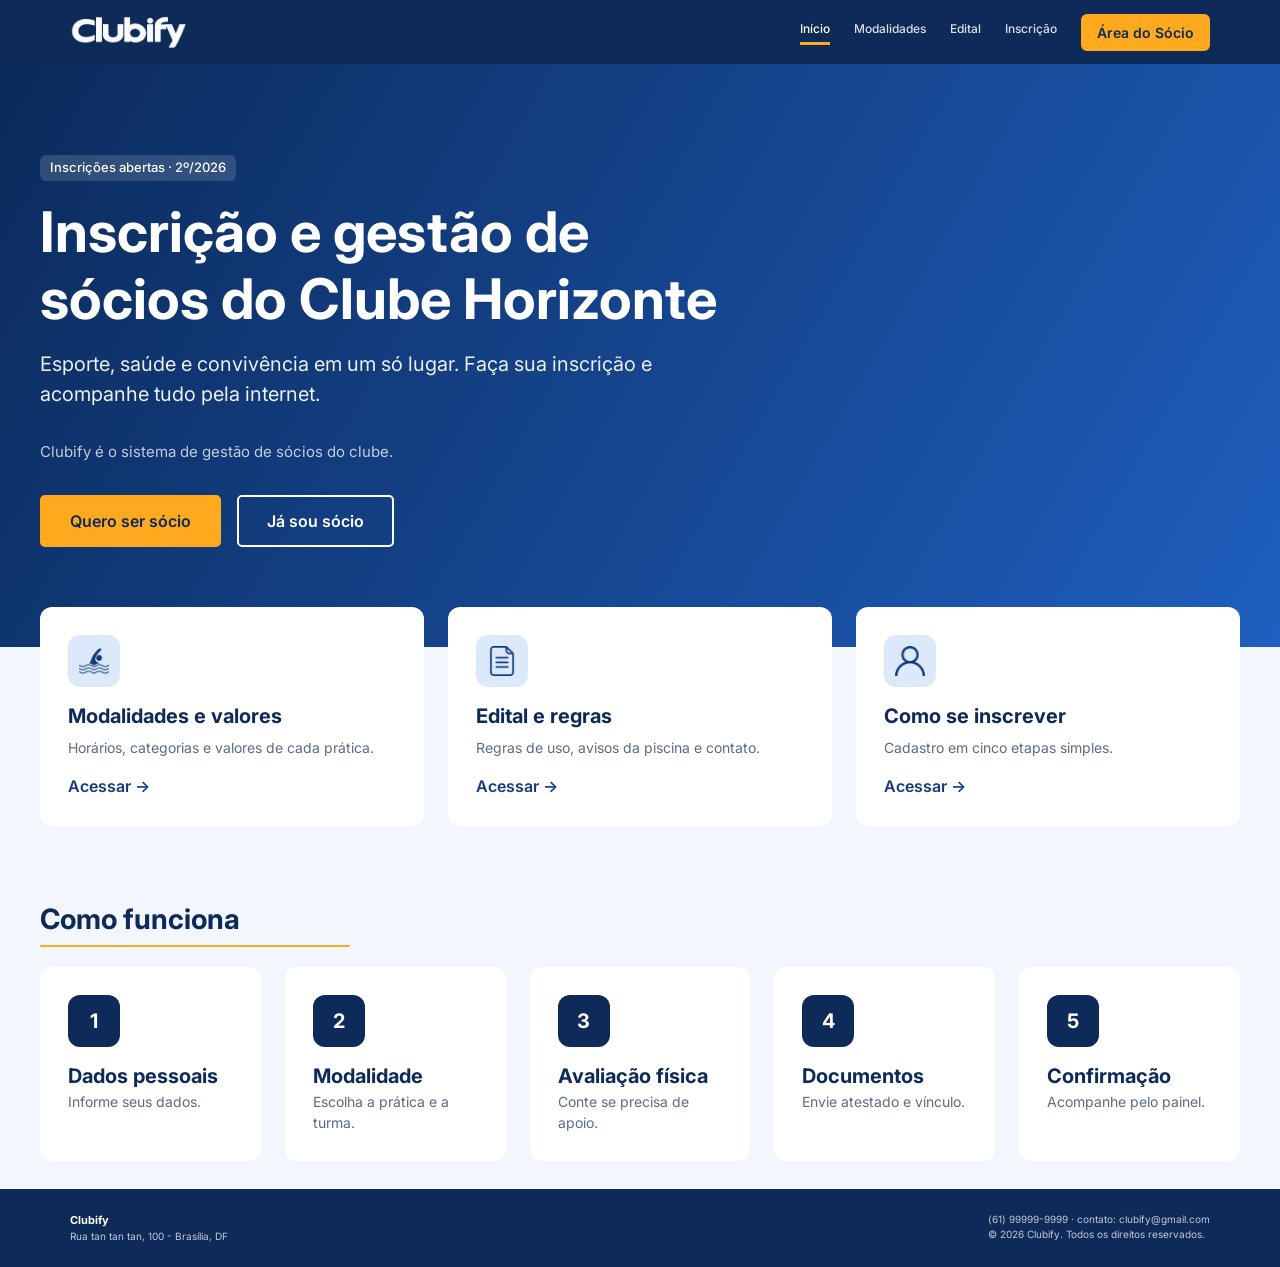
<file: Unidade 5/clubify/index.html>
<!DOCTYPE html>
<html lang="pt-BR">
<head>
  <meta charset="UTF-8">
  <meta name="viewport" content="width=device-width, initial-scale=1.0">
  <title>Início | Clubify</title>
  <link rel="icon" type="image/png" href="assets/img/favicon.png">
  <link rel="preconnect" href="https://fonts.googleapis.com">
  <link href="https://fonts.googleapis.com/css2?family=Inter:wght@400;500;600;700&display=swap" rel="stylesheet">
  <link rel="stylesheet" href="css/style.css">
</head>
<body data-root="" data-page="home">
  <header class="top" id="topo"></header>

  <main>
    <section class="hero">
      <div class="in">
        <span class="tag">Inscrições abertas · <span class="js-periodo"></span></span>
        <h1>Inscrição e gestão de sócios do Clube Horizonte</h1>
        <p>Esporte, saúde e convivência em um só lugar. Faça sua inscrição e acompanhe tudo pela internet.</p>
        <p class="sub-hero">Clubify é o sistema de gestão de sócios do clube.</p>
        <a class="btn amber" href="pages/cadastro.html">Quero ser sócio</a>
        <a class="btn sec onnavy" href="pages/login.html">Já sou sócio</a>
      </div>
    </section>

    <div class="wrap sobe">
      <div class="grid g3">
        <a class="card pad" href="pages/modalidades.html">
          <div class="ico"><img src="assets/img/natacao.png" alt=""></div>
          <h3>Modalidades e valores</h3>
          <p class="muted" style="margin:6px 0 16px">Horários, categorias e valores de cada prática.</p>
          <b class="link-azul" style="text-decoration:none">Acessar →</b>
        </a>
        <a class="card pad" href="pages/edital.html">
          <div class="ico"><img src="assets/img/documento.png" alt=""></div>
          <h3>Edital e regras</h3>
          <p class="muted" style="margin:6px 0 16px">Regras de uso, avisos da piscina e contato.</p>
          <b class="link-azul" style="text-decoration:none">Acessar →</b>
        </a>
        <a class="card pad" href="pages/cadastro.html">
          <div class="ico"><img src="assets/img/usuario.png" alt=""></div>
          <h3>Como se inscrever</h3>
          <p class="muted" style="margin:6px 0 16px">Cadastro em cinco etapas simples.</p>
          <b class="link-azul" style="text-decoration:none">Acessar →</b>
        </a>
      </div>
    </div>

    <div class="wrap" style="margin-top:72px">
      <h2>Como funciona</h2><span class="ul"></span>
      <div class="grid g5">
        <div class="card pad"><div class="ico" style="background:var(--navy);color:#fff">1</div><h3>Dados pessoais</h3><p class="muted">Informe seus dados.</p></div>
        <div class="card pad"><div class="ico" style="background:var(--navy);color:#fff">2</div><h3>Modalidade</h3><p class="muted">Escolha a prática e a turma.</p></div>
        <div class="card pad"><div class="ico" style="background:var(--navy);color:#fff">3</div><h3>Avaliação física</h3><p class="muted">Conte se precisa de apoio.</p></div>
        <div class="card pad"><div class="ico" style="background:var(--navy);color:#fff">4</div><h3>Documentos</h3><p class="muted">Envie atestado e vínculo.</p></div>
        <div class="card pad"><div class="ico" style="background:var(--navy);color:#fff">5</div><h3>Confirmação</h3><p class="muted">Acompanhe pelo painel.</p></div>
      </div>
    </div>
  </main>
  <footer class="rodape" id="rodape"></footer>

  <script src="js/storage.js"></script>
  <script src="js/auth.js"></script>
  <script src="js/main.js"></script>
</body>
</html>
</file>
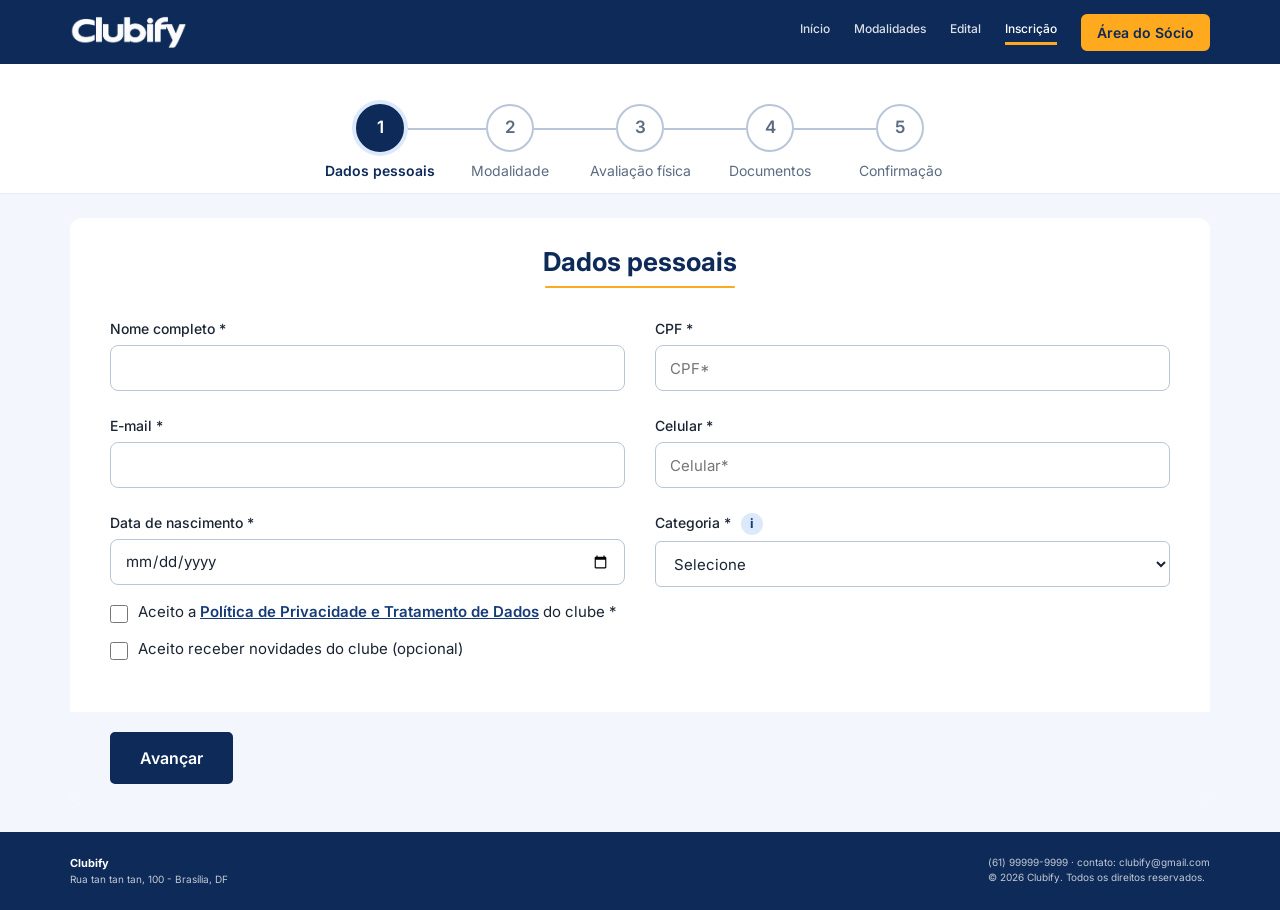
<file: Unidade 5/clubify/pages/cadastro.html>
<!DOCTYPE html>
<html lang="pt-BR">
<head>
  <meta charset="UTF-8">
  <meta name="viewport" content="width=device-width, initial-scale=1.0">
  <title>Cadastro e inscrição | Clubify</title>
  <link rel="icon" type="image/png" href="../assets/img/favicon.png">
  <link rel="preconnect" href="https://fonts.googleapis.com">
  <link href="https://fonts.googleapis.com/css2?family=Inter:wght@400;500;600;700&display=swap" rel="stylesheet">
  <link rel="stylesheet" href="../css/style.css">
</head>
<body data-root="../" data-page="cadastro" class="ref-cadastro">
  <header class="top" id="topo"></header>

  <main>
    <div class="steps" id="stepper"></div>

    <div class="card formcard" id="cartao">
      
      <div class="bd">
        <h3 class="center" id="titulo-etapa" style="font-size:22px"></h3><span class="ul c" style="margin-bottom:30px"></span>

        <!-- Etapa 1: dados pessoais -->
        <section class="etapa" data-etapa="1">
          <div class="two">
            <div class="field"><label for="nome">Nome completo *</label><input id="nome" autocomplete="name"></div>
            <div class="field"><label for="cpf">CPF *</label><input id="cpf" data-mascara="cpf" placeholder="CPF*" inputmode="numeric"></div>
            <div class="field"><label for="email">E-mail *</label><input type="email" id="email" autocomplete="email"></div>
            <div class="field"><label for="celular">Celular *</label><input id="celular" data-mascara="celular" placeholder="Celular*" inputmode="tel"></div>
            <div class="field"><label for="nascimento">Data de nascimento *</label><input type="date" id="nascimento"></div>
            <div class="field"><label for="categoria">Categoria * <span id="saiba-cat"></span></label>
              <select id="categoria">
                <option value="">Selecione</option>
                <option value="colaborador">Colaborador</option>
                <option value="docente">Docente</option>
              </select>
            </div>
          </div>
          <div class="field"><label class="chk"><input type="checkbox" id="aceite"><span>Aceito a <a href="#" onclick="return false">Política de Privacidade e Tratamento de Dados</a> do clube *</span></label></div>
          <div class="field"><label class="chk"><input type="checkbox" id="novidades"><span>Aceito receber novidades do clube (opcional)</span></label></div>
          <p class="muted" style="margin-top:16px"></p>
        </section>

        <!-- Etapa 2: modalidade -->
        <section class="etapa hidden" data-etapa="2">
          <div class="cols">
            <div id="lista-opcoes"></div>
            <aside class="resumo" id="resumo"></aside>
          </div>
          <div class="err-msg" id="erro-etapa2"></div>
          <div class="js-avisos-piscina" style="margin-top:20px"></div>
        </section>

        <!-- Etapa 3: avaliação física e acessibilidade -->
        <section class="etapa hidden" data-etapa="3">
          <div class="aviso info" style="margin:0 0 24px">Etapa obrigatória. As respostas servem para o clube se preparar e garantir acessibilidade. Ficam visíveis apenas para você e para a administração.</div>
          <div id="form-avaliacao"></div>
        </section>

        <!-- Etapa 4: documentos -->
        <section class="etapa hidden" data-etapa="4">
          <div class="stack" id="lista-docs"></div>
          <div class="aviso info"><img class="icon" src="../assets/img/piscina.png" alt=""> Para as modalidades de piscina, o atestado deve ser entregue antes do primeiro uso.</div>
          <div class="err-msg" id="erro-etapa4doc"></div>
        </section>

        <!-- Etapa 5: confirmação -->
        <section class="etapa hidden" data-etapa="5">
          <div style="max-width:620px;margin:0 auto" id="resumo-final"></div>
          <div style="max-width:620px;margin:16px auto 0"><label class="chk"><input type="checkbox" id="ciente-piscina"><span>Li os avisos da piscina e concordo com as regras *</span></label></div>
          <p class="muted center" style="margin-top:20px">Ao confirmar, sua inscrição será enviada para análise da administração.</p>
          <div class="err-msg center" id="erro-etapa5"></div>
        </section>
      </div>
      <div class="ft">
        <button class="btn sec" id="btn-voltar" type="button">Voltar</button>
        <button class="btn" id="btn-avancar" type="button">Avançar</button>
      </div>
    </div>

    <!-- Versão de sucesso (aparece após confirmar) -->
    <div class="card formcard hidden" id="sucesso">
      <div class="bd center" style="padding:56px 40px">
        <div class="sucesso-ico">✓</div>
        <h2>Inscrição enviada!</h2>
        <p class="muted" style="margin:10px 0 28px;font-size:16px">Acompanhe a análise dos documentos e as mensalidades na Área do Sócio.</p>
        <a class="btn" href="painel-socio.html">Ir para o meu painel</a>
      </div>
    </div>
  </main>
  <footer class="rodape" id="rodape"></footer>

  <script src="../js/storage.js"></script>
  <script src="../js/auth.js"></script>
  <script src="../js/main.js"></script>
  <script src="../js/cadastro.js"></script>
</body>
</html>
</file>
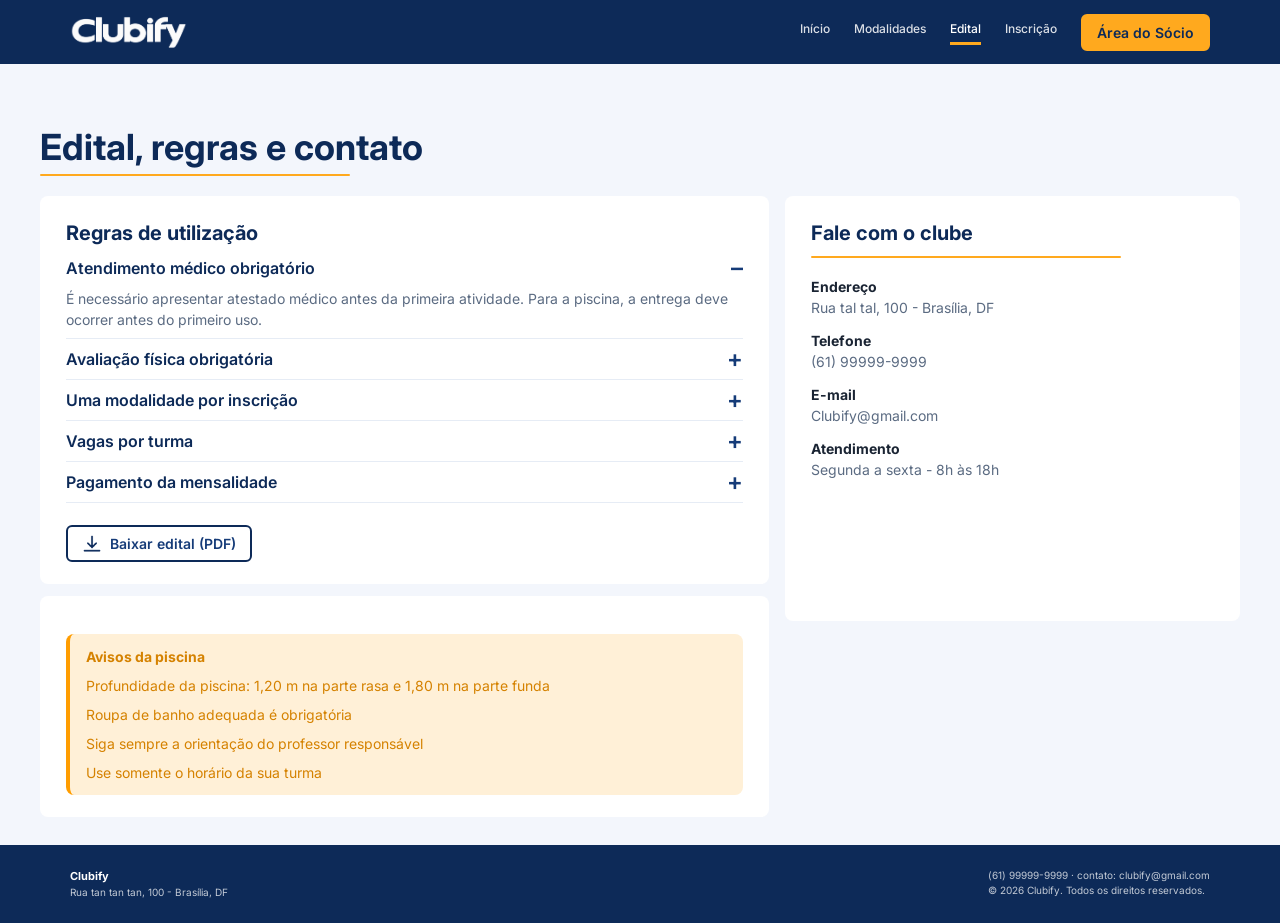
<file: Unidade 5/clubify/pages/edital.html>
<!DOCTYPE html>
<html lang="pt-BR">
<head>
  <meta charset="UTF-8">
  <meta name="viewport" content="width=device-width, initial-scale=1.0">
  <title>Edital, regras e contato | Clubify</title>
  <link rel="icon" type="image/png" href="../assets/img/favicon.png">
  <link rel="preconnect" href="https://fonts.googleapis.com">
  <link href="https://fonts.googleapis.com/css2?family=Inter:wght@400;500;600;700&display=swap" rel="stylesheet">
  <link rel="stylesheet" href="../css/style.css">
</head>
<body data-root="../" data-page="edital" class="ref-edital">
  <header class="top" id="topo"></header>

  <main>
    <div class="wrap" style="padding-top:56px">
      <h1>Edital, regras e contato</h1><span class="ul"></span>
      <div class="edital">
        <div class="card pad">
          <h3>Regras de utilização</h3>
          <details open>
            <summary><span>Atendimento médico obrigatório</span></summary>
            <p>É necessário apresentar atestado médico antes da primeira atividade. Para a piscina, a entrega deve ocorrer antes do primeiro uso.</p>
          </details>
          <details>
            <summary><span>Avaliação física obrigatória</span></summary>
            <p>Na inscrição, o sócio informa se tem alguma dificuldade ou necessidade de apoio, para que o clube seja acessível a todos. As respostas ficam visíveis apenas para o sócio e para a administração.</p>
          </details>
          <details>
            <summary><span>Uma modalidade por inscrição</span></summary>
            <p>Cada inscrição vale para uma única modalidade. Para praticar outra, é preciso fazer uma nova inscrição.</p>
          </details>
          <details>
            <summary><span>Vagas por turma</span></summary>
            <p>Cada turma tem até 10 vagas e um professor responsável. Na piscina são 5 raias, com 2 alunos por raia.</p>
          </details>
          <details>
            <summary><span>Pagamento da mensalidade</span></summary>
            <p>O pagamento é registrado pela administração do clube após a confirmação da inscrição.</p>
          </details>
          <div style="margin-top:22px">
            <a class="btn sec sm" href="../assets/edital-clubify.pdf" download><img class="icon" src="../assets/img/download.png" alt=""> Baixar edital (PDF)</a>
          </div>
          
        </div>

        <div class="card pad contato-card">
          <h3>Fale com o clube</h3><span class="ul" style="margin:8px 0 18px"></span>
          <p style="margin-bottom:14px"><b>Endereço</b><br><span class="muted">Rua tal tal, 100 - Brasília, DF</span></p>
          <p style="margin-bottom:14px"><b>Telefone</b><br><span class="muted">(61) 99999-9999</span></p>
          <p style="margin-bottom:14px"><b>E-mail</b><br><span class="muted">Clubify@gmail.com</span></p>
          <p><b>Atendimento</b><br><span class="muted">Segunda a sexta - 8h às 18h</span></p>
        </div>
        <div class="card pad avisos-card"><div class="js-avisos-piscina"></div></div>
      </div>
    </div>
  </main>
  <footer class="rodape" id="rodape"></footer>

  <script src="../js/storage.js"></script>
  <script src="../js/auth.js"></script>
  <script src="../js/main.js"></script>
</body>
</html>
</file>
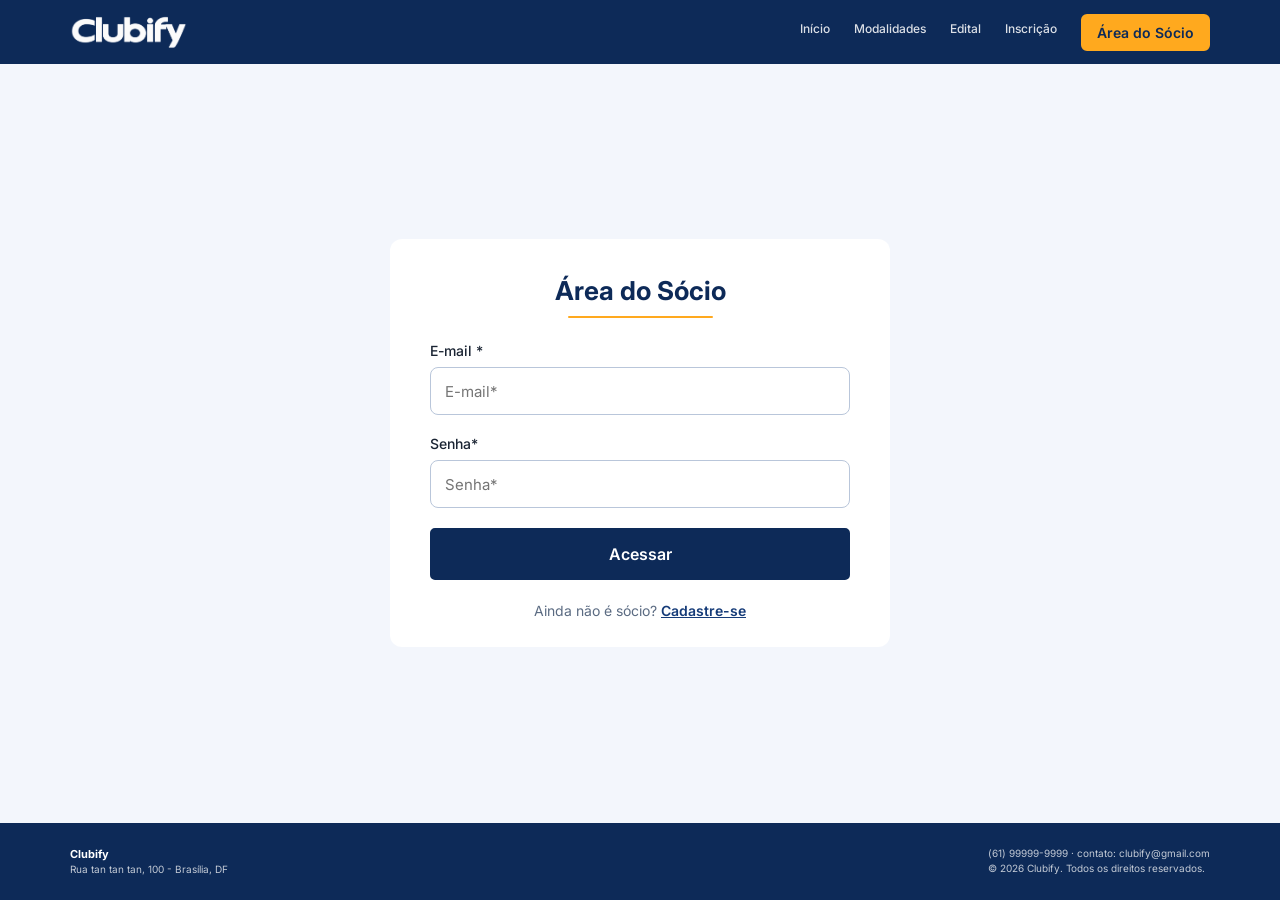
<file: Unidade 5/clubify/pages/login.html>
<!DOCTYPE html>
<html lang="pt-BR">
<head>
  <meta charset="UTF-8">
  <meta name="viewport" content="width=device-width, initial-scale=1.0">
  <title>Login | Clubify</title>
  <link rel="icon" type="image/png" href="../assets/img/favicon.png">
  <link rel="preconnect" href="https://fonts.googleapis.com">
  <link href="https://fonts.googleapis.com/css2?family=Inter:wght@400;500;600;700&display=swap" rel="stylesheet">
  <link rel="stylesheet" href="../css/style.css">
</head>
<body data-root="../" data-page="login" class="ref-login">
  <header class="top" id="topo"></header>

  <main>
    <div class="card login-card">
      
      <div class="bd">
        <h3 class="center" style="font-size:22px">Área do Sócio</h3><span class="ul c" style="margin-bottom:30px"></span>
        <form id="form-login" novalidate>
          <div class="stack">
            <div class="field"><label for="email">E-mail *</label><input type="email" id="email" autocomplete="username" placeholder="E-mail*"></div>
            <div class="field"><label for="senha">Senha*</label><input type="password" id="senha" autocomplete="current-password" placeholder="Senha*"></div>
          </div>
          <div class="aviso erro hidden" id="msg-erro"></div>
          <div class="aviso info hidden" id="msg-aviso"></div>
          <button class="btn block" type="submit" style="margin-top:28px">Acessar</button>
        </form>
        <p class="muted center" style="margin-top:20px">Ainda não é sócio? <a class="link-azul" href="cadastro.html">Cadastre-se</a></p>
      </div>
    </div>
  </main>
  <footer class="rodape" id="rodape"></footer>

  <script src="../js/storage.js"></script>
  <script src="../js/auth.js"></script>
  <script src="../js/main.js"></script>
  <script src="../js/login.js"></script>
</body>
</html>
</file>
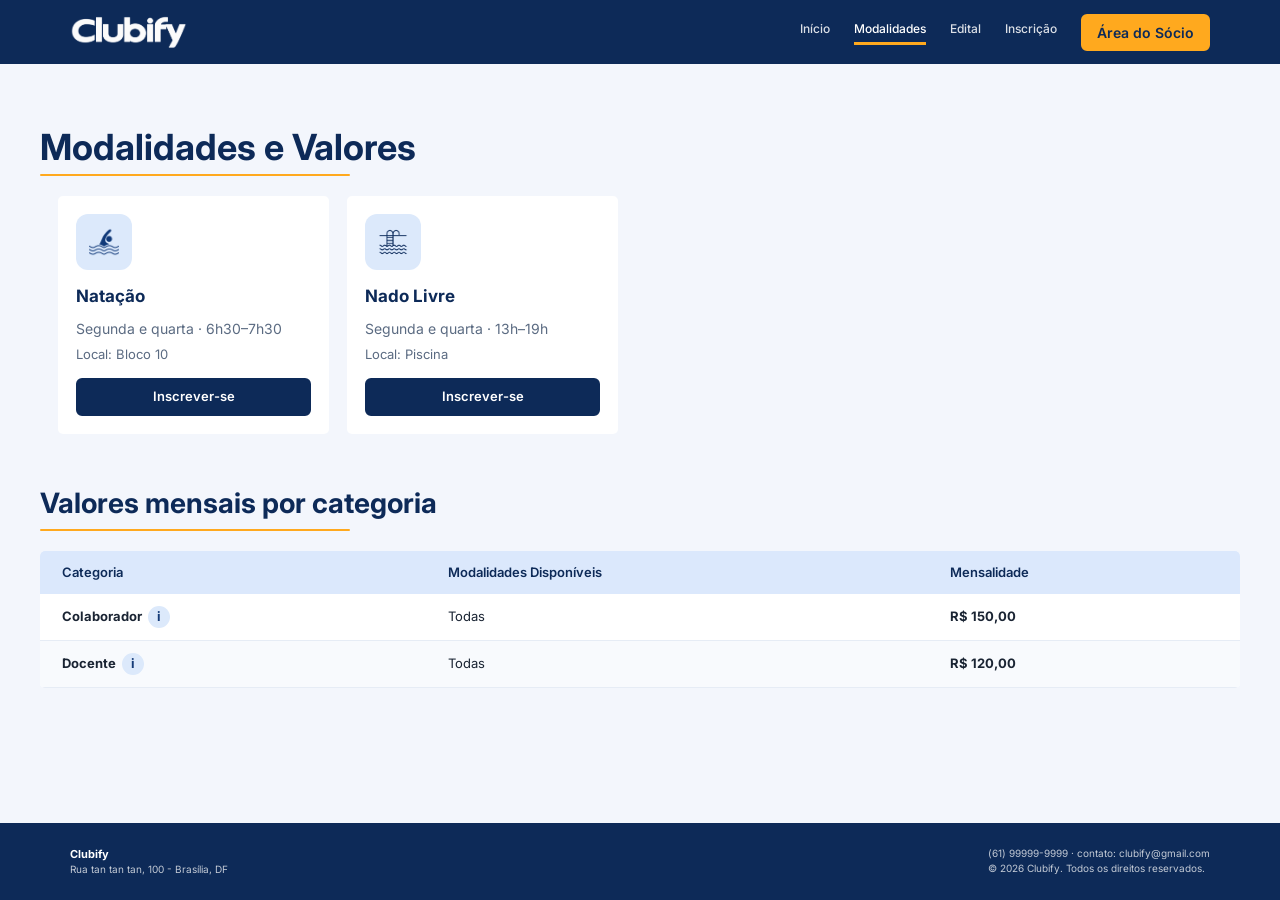
<file: Unidade 5/clubify/pages/modalidades.html>
<!DOCTYPE html>
<html lang="pt-BR">
<head>
  <meta charset="UTF-8">
  <meta name="viewport" content="width=device-width, initial-scale=1.0">
  <title>Modalidades e valores | Clubify</title>
  <link rel="icon" type="image/png" href="../assets/img/favicon.png">
  <link rel="preconnect" href="https://fonts.googleapis.com">
  <link href="https://fonts.googleapis.com/css2?family=Inter:wght@400;500;600;700&display=swap" rel="stylesheet">
  <link rel="stylesheet" href="../css/style.css">
</head>
<body data-root="../" data-page="modalidades" class="ref-modalidades">
  <header class="top" id="topo"></header>

  <main>
    <div class="wrap" style="padding-top:56px">
      <h1>Modalidades e Valores</h1><span class="ul"></span>
      <div class="grid g2" id="lista-modalidades"></div>

      <h2 style="margin-top:64px">Valores mensais por categoria</h2><span class="ul"></span>
      <div class="card tabela" style="overflow:visible">
        <table>
          <thead><tr><th>Categoria</th><th>Modalidades Disponíveis</th><th>Mensalidade</th></tr></thead>
          <tbody id="tabela-planos"></tbody>
        </table>
      </div>
      
    </div>
  </main>
  <footer class="rodape" id="rodape"></footer>

  <script src="../js/storage.js"></script>
  <script src="../js/auth.js"></script>
  <script src="../js/main.js"></script>
  <script src="../js/modalidades.js"></script>
</body>
</html>
</file>
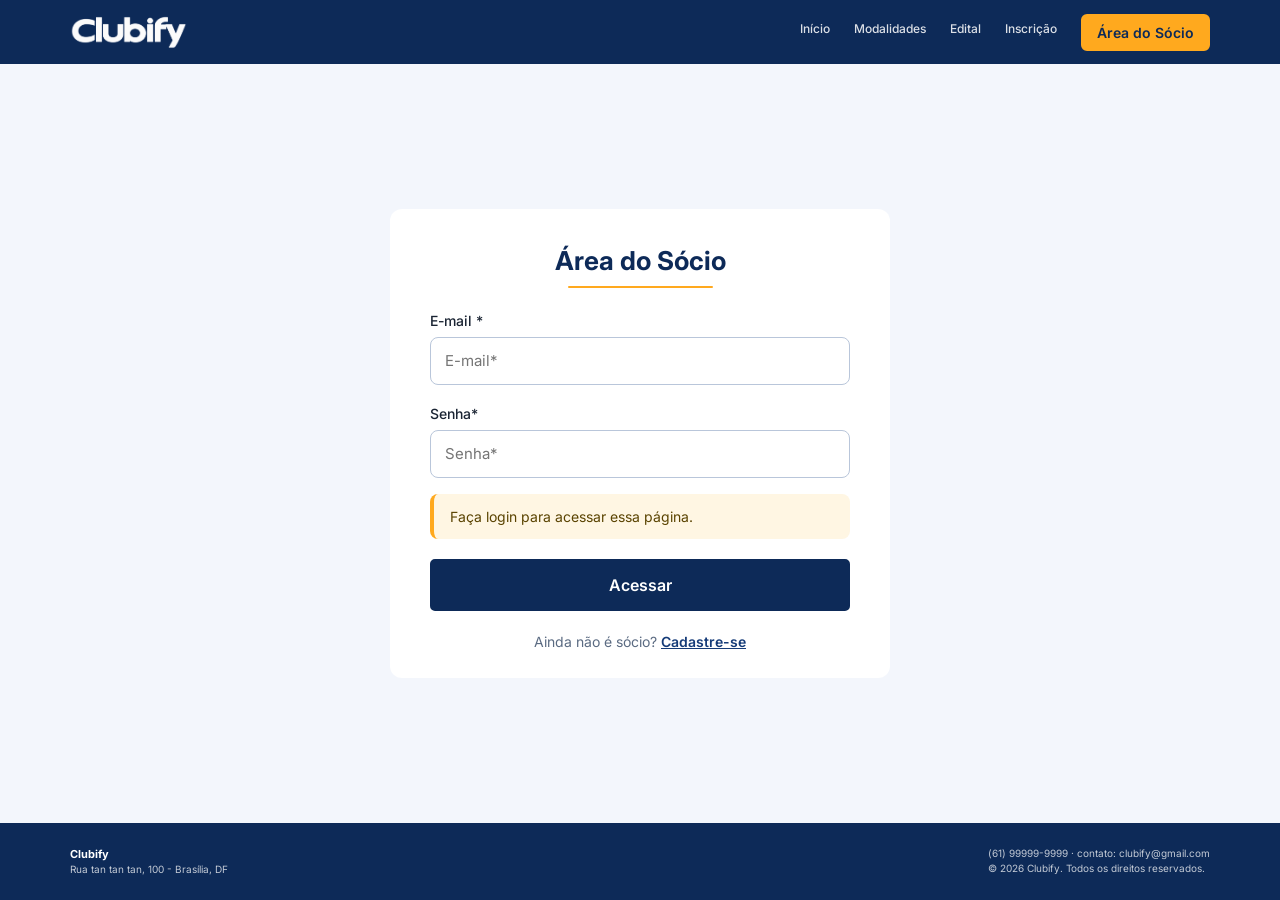
<file: Unidade 5/clubify/pages/painel-socio.html>
<!DOCTYPE html>
<html lang="pt-BR">
<head>
  <meta charset="UTF-8">
  <meta name="viewport" content="width=device-width, initial-scale=1.0">
  <title>Painel do sócio | Clubify</title>
  <link rel="icon" type="image/png" href="../assets/img/favicon.png">
  <link rel="preconnect" href="https://fonts.googleapis.com">
  <link href="https://fonts.googleapis.com/css2?family=Inter:wght@400;500;600;700&display=swap" rel="stylesheet">
  <link rel="stylesheet" href="../css/style.css">
</head>
<body data-root="../" data-page="painel">
  <header class="top" id="topo"></header>

  <main>
    <div class="wrap" style="padding-top:48px">
      <div class="adm-top">
        <div><h1 style="font-size:34px" id="saudacao">Olá!</h1><span class="ul"></span></div>
        <div style="display:flex;gap:12px">
          <a class="btn sec" href="perfil.html">Meu perfil</a>
          <a class="btn" href="cadastro.html">+ Nova inscrição</a>
        </div>
      </div>

      <div class="grid g3">
        <div class="card stat"><div class="muted">Inscrições ativas</div><div class="n" id="st-ativas">0</div></div>
        <div class="card stat"><div class="muted">Próxima mensalidade</div><div class="n" id="st-prox">—</div></div>
        <div class="card stat"><div class="muted">Documentos</div><div class="n" id="st-docs">—</div></div>
      </div>

      <h2 style="margin:44px 0 16px;font-size:22px">Minhas inscrições</h2>
      <div class="card tabela"><table>
        <thead><tr><th>Modalidade</th><th>Turma</th><th>Valor</th><th>Status</th></tr></thead>
        <tbody id="tab-inscricoes"></tbody></table></div>

      <h2 style="margin:44px 0 16px;font-size:22px">Mensalidades</h2>
      <div class="card tabela"><table>
        <thead><tr><th>Mês</th><th>Valor</th><th>Vencimento</th><th>Status</th></tr></thead>
        <tbody id="tab-mensalidades"></tbody></table></div>
    </div>
  </main>
  <footer class="rodape" id="rodape"></footer>

  <script src="../js/storage.js"></script>
  <script src="../js/auth.js"></script>
  <script src="../js/main.js"></script>
  <script src="../js/painel.js"></script>
</body>
</html>
</file>
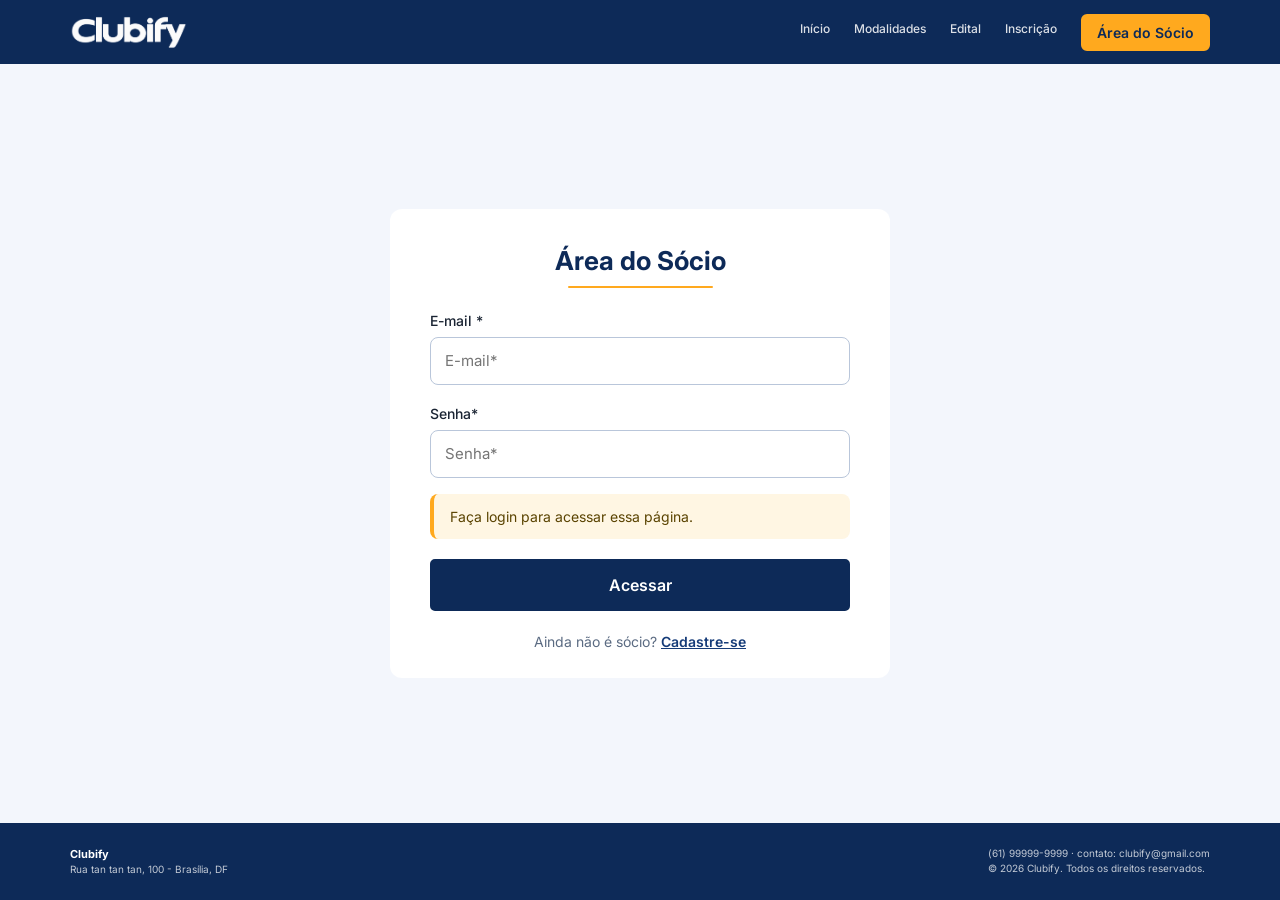
<file: Unidade 5/clubify/pages/perfil.html>
<!DOCTYPE html>
<html lang="pt-BR">
<head>
  <meta charset="UTF-8">
  <meta name="viewport" content="width=device-width, initial-scale=1.0">
  <title>Meu perfil | Clubify</title>
  <link rel="icon" type="image/png" href="../assets/img/favicon.png">
  <link rel="preconnect" href="https://fonts.googleapis.com">
  <link href="https://fonts.googleapis.com/css2?family=Inter:wght@400;500;600;700&display=swap" rel="stylesheet">
  <link rel="stylesheet" href="../css/style.css">
</head>
<body data-root="../" data-page="perfil">
  <header class="top" id="topo"></header>

  <main>
    <div class="wrap" style="padding-top:48px">
      <h1 style="font-size:34px">Meu perfil</h1><span class="ul"></span>
      <div class="tabs" id="abas">
        <button type="button" class="on" data-aba="dados">Dados cadastrais</button>
        <button type="button" data-aba="acess">Acessibilidade</button>
        <button type="button" data-aba="docs">Documentos</button>
      </div>

      <form class="card pad aba" id="form-perfil" data-painel="dados" novalidate>
        <h3 style="margin-bottom:20px"><img class="icon lg" src="../assets/img/usuario.png" alt=""> Dados cadastrais</h3>
        <div class="two">
          <div class="field"><label for="nome">Nome completo *</label><input id="nome"></div>
          <div class="field"><label for="cpf">CPF</label><input id="cpf" disabled></div>
          <div class="field"><label for="email">E-mail *</label><input type="email" id="email"></div>
          <div class="field"><label for="celular">Celular *</label><input id="celular" data-mascara="celular"></div>
          <div class="field"><label for="nascimento">Data de nascimento *</label><input type="date" id="nascimento"></div>
          <div class="field"><label for="categoria">Categoria</label><input id="categoria" disabled></div>
        </div>
        <p class="muted" style="margin-top:14px">Para alterar CPF ou categoria, procure a administração do clube.</p>
        <div style="margin-top:24px;display:flex;gap:12px">
          <button class="btn" type="submit">Salvar alterações</button>
          <a class="btn sec" href="painel-socio.html">Cancelar</a>
        </div>
      </form>

      <div class="card pad aba hidden" id="aba-acess" data-painel="acess">
        <div style="display:flex;justify-content:space-between;align-items:center;gap:12px">
          <h3>Minha acessibilidade</h3><span id="status-aval"></span>
        </div>
        <span class="ul" style="margin:8px 0 18px"></span>
        <div id="resumo-aval"></div>
        <form id="form-aval" class="hidden" novalidate>
          <div id="campos-aval"></div>
          <div style="margin-top:20px;display:flex;gap:12px"><button class="btn" type="submit">Salvar avaliação</button><button class="btn sec" type="button" id="cancelar-aval">Cancelar</button></div>
        </form>
        <div id="acoes-aval">
          <div class="aviso info">Mudou alguma coisa? Atualize suas respostas para o clube se preparar.</div>
          <div style="margin-top:20px"><button class="btn" type="button" id="atualizar-aval">Atualizar avaliação</button></div>
        </div>
      </div>

      <div class="card pad aba hidden" id="aba-docs" data-painel="docs">
        <h3>Documentos enviados</h3><span class="ul" style="margin:8px 0 12px"></span>
        <div id="lista-docs"></div>
      </div>
    </div>
  </main>
  <footer class="rodape" id="rodape"></footer>

  <script src="../js/storage.js"></script>
  <script src="../js/auth.js"></script>
  <script src="../js/main.js"></script>
  <script src="../js/perfil.js"></script>
</body>
</html>
</file>
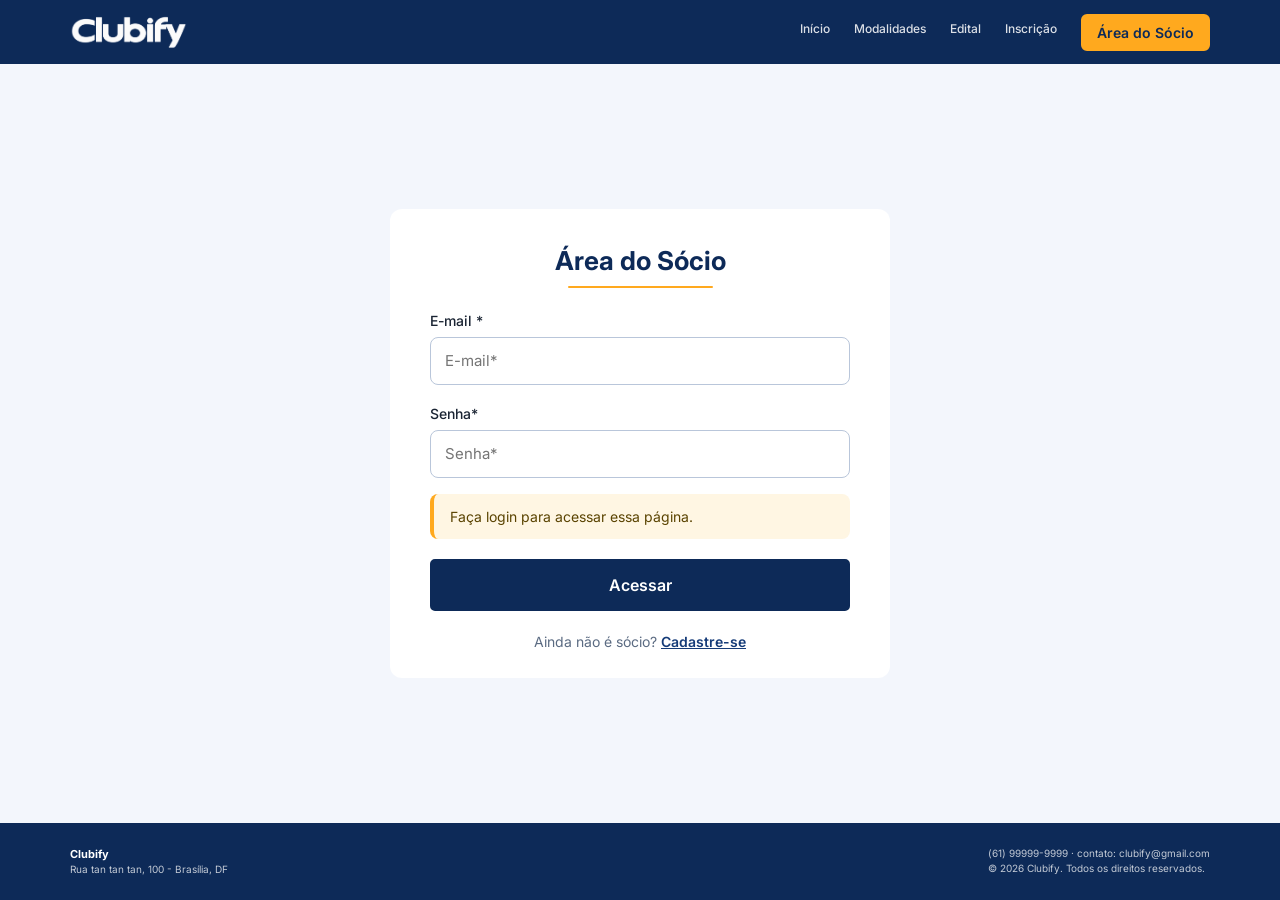
<file: Unidade 5/clubify/pages/admin/modalidades.html>
<!DOCTYPE html>
<html lang="pt-BR">
<head>
  <meta charset="UTF-8">
  <meta name="viewport" content="width=device-width, initial-scale=1.0">
  <title>Gestão de modalidades | Clubify</title>
  <link rel="icon" type="image/png" href="../../assets/img/favicon.png">
  <link rel="preconnect" href="https://fonts.googleapis.com">
  <link href="https://fonts.googleapis.com/css2?family=Inter:wght@400;500;600;700&display=swap" rel="stylesheet">
  <link rel="stylesheet" href="../../css/style.css">
</head>
<body data-root="../../" data-page="admin-modalidades">
  <div class="admin">
    <aside class="lateral" id="sidebar"></aside>
    <div class="adm-main">
      <div class="adm-top">
        <div><h1>Gestão de modalidades e turmas</h1><span class="ul"></span></div>
        <button class="btn" id="btn-nova">+ Nova turma</button>
      </div>

      <div class="card pad piscina-info" id="info-piscina"></div>

      <div class="card tabela"><table>
        <thead><tr><th>Modalidade</th><th>Dias e horários</th><th>Local</th><th>Professor</th><th>Ocupação</th><th>Ações</th></tr></thead>
        <tbody id="tab-turmas"></tbody></table></div>

      <!-- Janela: nova modalidade / turma -->
      <div class="modal-bg" id="modal-turma">
        <form class="card modal" id="form-turma" novalidate>
          <h3 id="modal-titulo">Nova turma</h3><span class="ul"></span>
          <div class="stack">
            <div class="field"><label for="t-nome">Nome da modalidade *</label><input id="t-nome" list="lista-nomes" placeholder="Ex.: Natação"><datalist id="lista-nomes"></datalist></div>
            <div class="field"><label for="t-dias">Dias e horários *</label><input id="t-dias" placeholder="Ex.: Seg e qua · 11h–12h"></div>
            <div class="two">
              <div class="field"><label for="t-local">Local *</label><input id="t-local" placeholder="Ex.: Piscina"></div>
              <div class="field"><label for="t-prof">Professor responsável *</label><input id="t-prof"></div>
            </div>
            <div class="field"><label for="t-vagas">Vagas (máx. 10) *</label><input type="number" min="1" max="10" id="t-vagas"></div>
          </div>
          <div class="rodape-modal"><button class="btn sec" type="button" data-fechar>Cancelar</button><button class="btn" type="submit">Salvar</button></div>
        </form>
      </div>
    </div>
  </div>

  <script src="../../js/storage.js"></script>
  <script src="../../js/auth.js"></script>
  <script src="../../js/main.js"></script>
  <script src="../../js/admin-modalidades.js"></script>
</body>
</html>
</file>
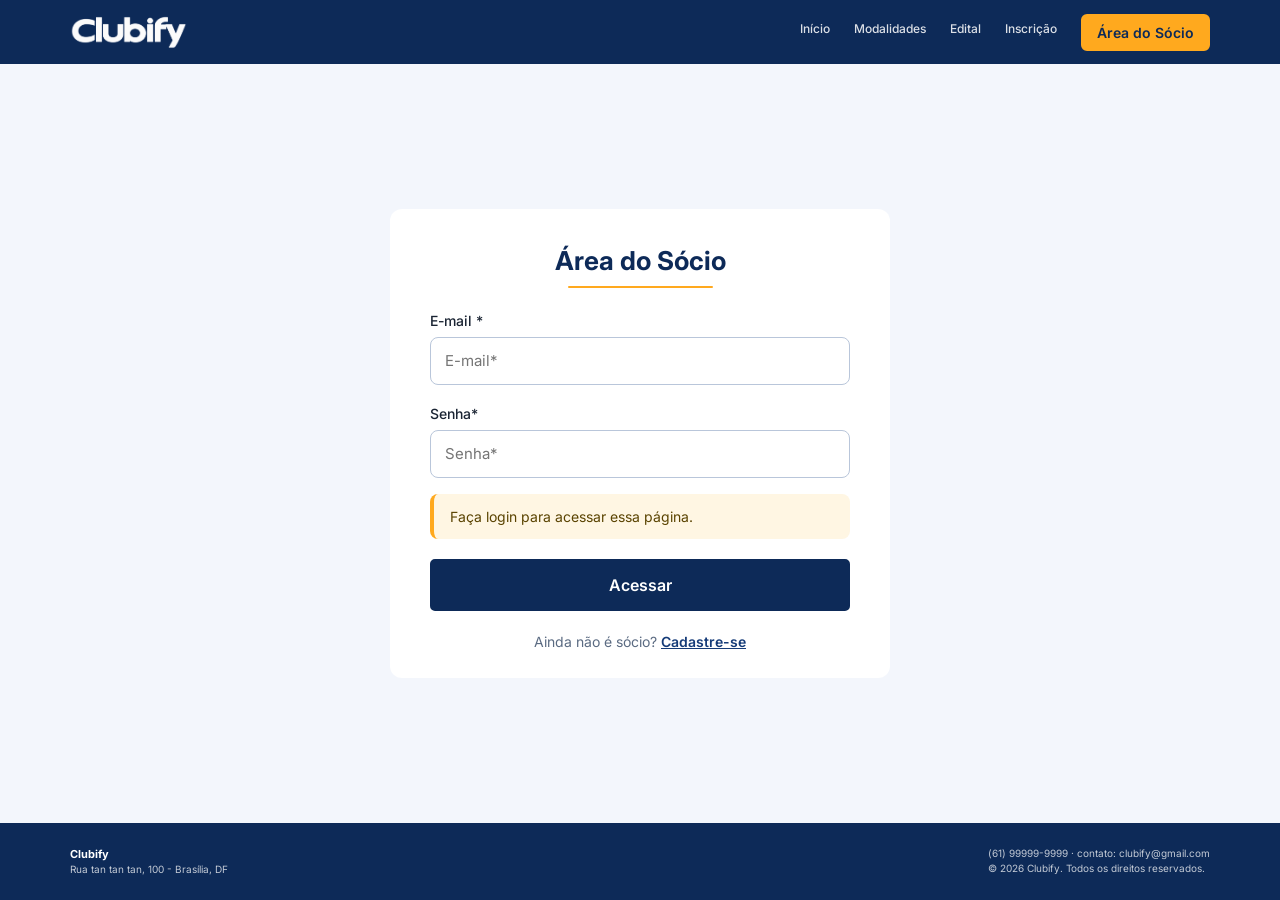
<file: Unidade 5/clubify/pages/admin/socio-detalhe.html>
<!DOCTYPE html>
<html lang="pt-BR">
<head>
  <meta charset="UTF-8">
  <meta name="viewport" content="width=device-width, initial-scale=1.0">
  <title>Detalhe do sócio | Clubify</title>
  <link rel="icon" type="image/png" href="../../assets/img/favicon.png">
  <link rel="preconnect" href="https://fonts.googleapis.com">
  <link href="https://fonts.googleapis.com/css2?family=Inter:wght@400;500;600;700&display=swap" rel="stylesheet">
  <link rel="stylesheet" href="../../css/style.css">
</head>
<body data-root="../../" data-page="admin-socios">
  <div class="admin">
    <aside class="lateral" id="sidebar"></aside>
    <div class="adm-main">
      <div class="adm-top">
        <div><h1 id="titulo">Sócio</h1><span class="ul"></span></div>
        <a class="btn sec" href="socios.html">← Voltar à lista</a>
      </div>

      <div class="cols" style="grid-template-columns:1fr 1fr">
        <form class="card pad sec-card" id="form-dados" novalidate>
          <h3><img class="icon lg" src="../../assets/img/usuario.png" alt=""> Dados pessoais</h3>
          <div class="stack">
            <div class="field"><label for="nome">Nome completo *</label><input id="nome"></div>
            <div class="two">
              <div class="field"><label for="cpf">CPF *</label><input id="cpf" data-mascara="cpf"></div>
              <div class="field"><label for="celular">Celular *</label><input id="celular" data-mascara="celular"></div>
            </div>
            <div class="field"><label for="email">E-mail *</label><input type="email" id="email"></div>
            <div class="two">
              <div class="field"><label for="nascimento">Data de nascimento *</label><input type="date" id="nascimento"></div>
              <div class="field"><label for="categoria">Categoria *</label><select id="categoria">
                <option value="colaborador">Colaborador</option><option value="docente">Docente</option></select></div>
            </div>
          </div>
          <div style="margin-top:22px"><button class="btn sm" type="submit">Salvar</button></div>
        </form>

        <div>
          <div class="card pad sec-card"><h3>Avaliação física e acessibilidade</h3><div id="avaliacao"></div></div>
          <div class="card pad sec-card"><h3>Documentos</h3><div id="lista-docs"></div></div>
          <div class="card pad sec-card"><h3>Inscrições</h3>
            <div class="tabela"><table><thead><tr><th>Modalidade</th><th>Turma</th><th>Status</th></tr></thead><tbody id="tab-inscricoes"></tbody></table></div></div>
        </div>
      </div>

      <div class="card pad sec-card"><h3>Mensalidades</h3>
        <div class="tabela"><table><thead><tr><th>Mês</th><th>Valor</th><th>Vencimento</th><th>Status</th><th></th></tr></thead><tbody id="tab-mensalidades"></tbody></table></div></div>
    </div>
  </div>

  <script src="../../js/storage.js"></script>
  <script src="../../js/auth.js"></script>
  <script src="../../js/main.js"></script>
  <script src="../../js/admin-detalhe.js"></script>
</body>
</html>
</file>
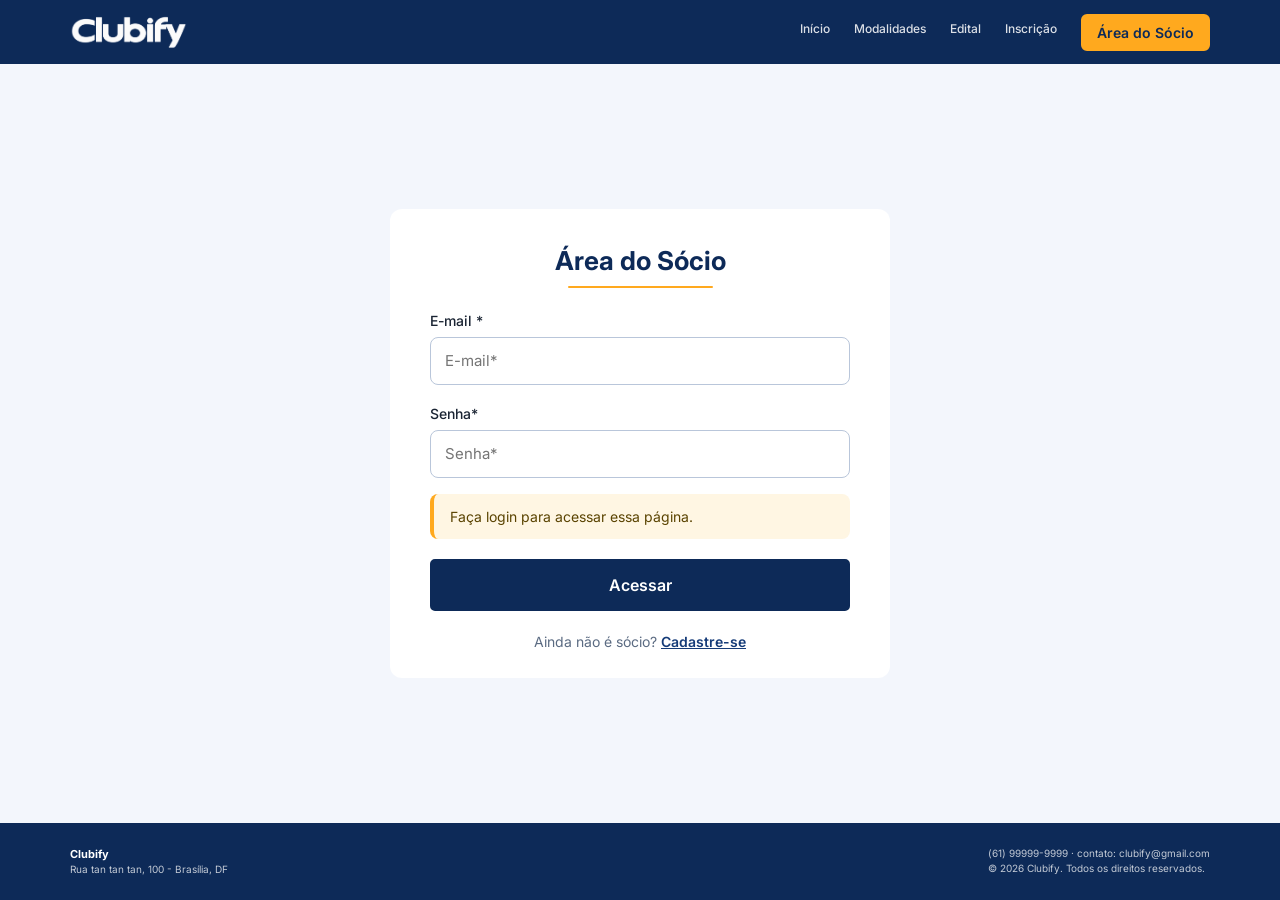
<file: Unidade 5/clubify/pages/admin/socios.html>
<!DOCTYPE html>
<html lang="pt-BR">
<head>
  <meta charset="UTF-8">
  <meta name="viewport" content="width=device-width, initial-scale=1.0">
  <title>Gestão de sócios | Clubify</title>
  <link rel="icon" type="image/png" href="../../assets/img/favicon.png">
  <link rel="preconnect" href="https://fonts.googleapis.com">
  <link href="https://fonts.googleapis.com/css2?family=Inter:wght@400;500;600;700&display=swap" rel="stylesheet">
  <link rel="stylesheet" href="../../css/style.css">
</head>
<body data-root="../../" data-page="admin-socios">
  <div class="admin">
    <aside class="lateral" id="sidebar"></aside>
    <div class="adm-main">
      <div class="adm-top">
        <div><h1>Gestão de sócios</h1><span class="ul"></span></div>
        <button class="btn" id="btn-novo">+ Novo sócio</button>
      </div>

      <div class="filtros">
        <div class="field"><input id="busca" placeholder="Buscar por nome ou CPF"></div>
        <div class="field"><select id="f-categoria">
          <option value="">Todas as categorias</option><option value="colaborador">Colaborador</option><option value="docente">Docente</option></select></div>
        <div class="field"><select id="f-status">
          <option value="">Todos os status</option><option value="ativo">Ativo</option><option value="inativo">Inativo</option></select></div>
      </div>

      <div class="card tabela"><table>
        <thead><tr><th>Nome</th><th>CPF</th><th>Categoria</th><th>Modalidade</th><th>Documentos</th><th>Avaliação</th><th>Mensalidade</th><th>Ações</th></tr></thead>
        <tbody id="tab-socios"></tbody></table></div>
      <div class="pag"><span id="pag-info"></span><span id="pag-botoes"></span></div>

      <!-- Janela: novo sócio -->
      <div class="modal-bg" id="modal-socio">
        <form class="card modal" id="form-socio" novalidate>
          <h3>Novo sócio</h3><span class="ul"></span>
          <div class="stack">
            <div class="field"><label for="n-nome">Nome completo *</label><input id="n-nome"></div>
            <div class="two">
              <div class="field"><label for="n-cpf">CPF *</label><input id="n-cpf" data-mascara="cpf"></div>
              <div class="field"><label for="n-celular">Celular *</label><input id="n-celular" data-mascara="celular"></div>
            </div>
            <div class="field"><label for="n-email">E-mail *</label><input type="email" id="n-email"></div>
            <div class="two">
              <div class="field"><label for="n-nasc">Data de nascimento *</label><input type="date" id="n-nasc"></div>
              <div class="field"><label for="n-categoria">Categoria *</label><select id="n-categoria">
                <option value="">Selecione</option><option value="colaborador">Colaborador</option><option value="docente">Docente</option></select></div>
            </div>
          </div>
          <div class="rodape-modal"><button class="btn sec" type="button" data-fechar>Cancelar</button><button class="btn" type="submit">Salvar</button></div>
        </form>
      </div>
    </div>
  </div>

  <script src="../../js/storage.js"></script>
  <script src="../../js/auth.js"></script>
  <script src="../../js/main.js"></script>
  <script src="../../js/admin-socios.js"></script>
</body>
</html>
</file>
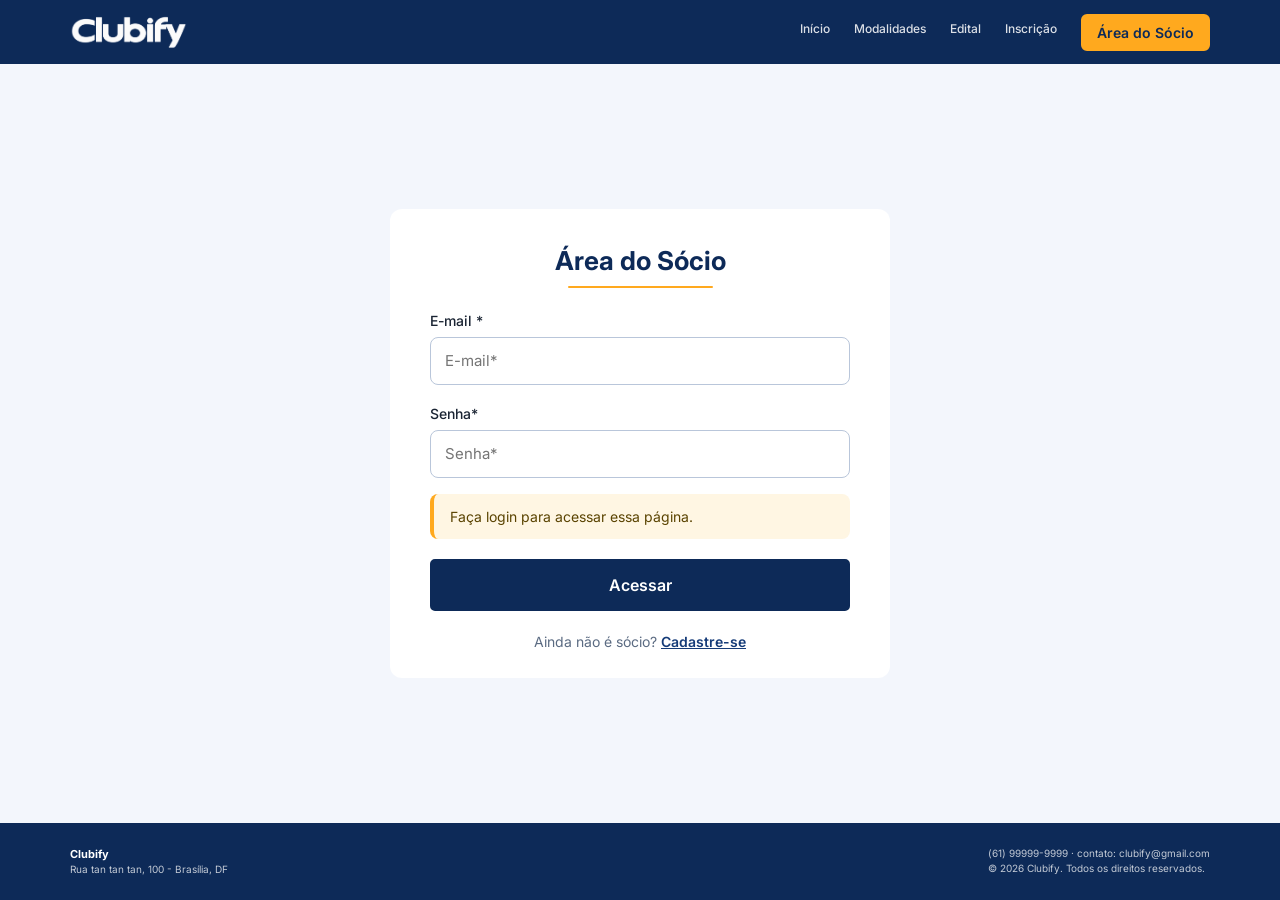
<file: Unidade 5/clubify/pages/admin/valores.html>
<!DOCTYPE html>
<html lang="pt-BR">
<head>
  <meta charset="UTF-8">
  <meta name="viewport" content="width=device-width, initial-scale=1.0">
  <title>Valores e mensalidades | Clubify</title>
  <link rel="icon" type="image/png" href="../../assets/img/favicon.png">
  <link rel="preconnect" href="https://fonts.googleapis.com">
  <link href="https://fonts.googleapis.com/css2?family=Inter:wght@400;500;600;700&display=swap" rel="stylesheet">
  <link rel="stylesheet" href="../../css/style.css">
</head>
<body data-root="../../" data-page="admin-valores">
  <div class="admin">
    <aside class="lateral" id="sidebar"></aside>
    <div class="adm-main">
      <div class="adm-top">
        <div><h1>Valores e mensalidades</h1><span class="ul"></span></div>
        <button class="btn" id="btn-salvar">Salvar valores</button>
      </div>

      <div class="grid g3" style="margin-bottom:24px">
        <div class="card stat"><div class="muted">Arrecadação prevista / mês</div><div class="n" id="st-arrec">—</div></div>
        <div class="card stat"><div class="muted">Custo de manutenção / mês</div><div class="n" id="st-custo">—</div></div>
        <div class="card stat"><div class="muted">Saldo estimado</div><div class="n" id="st-saldo">—</div></div>
      </div>

      <div class="cols" style="grid-template-columns:1fr 2fr">
        <div class="card pad">
          <h3>Valores por categoria</h3><span class="ul" style="margin:8px 0 16px"></span>
          <div class="stack" id="campos-planos"></div>
          <div class="field" style="margin-top:18px"><label for="custo">Custo mensal de manutenção (R$)</label><input type="number" min="0" step="10" id="custo"></div>
          <p class="muted" style="margin-top:12px">Compare a arrecadação com o custo de manutenção da piscina e do clube para ajustar a mensalidade. Valores de exemplo. A mudança vale para as próximas inscrições.</p>
        </div>
        <div class="card pad">
          <div style="display:flex;justify-content:space-between;align-items:center;gap:12px;margin-bottom:12px">
            <h3>Mensalidades</h3>
            <div class="field" style="width:200px"><select id="f-mens"><option value="">Todas</option><option value="pendente">Pendentes</option><option value="atrasada">Atrasadas</option><option value="pago">Pagas</option></select></div>
          </div>
          <div class="tabela"><table>
            <thead><tr><th>Sócio</th><th>Mês</th><th>Valor</th><th>Vencimento</th><th>Status</th><th></th></tr></thead>
            <tbody id="tab-mens"></tbody></table></div>
        </div>
      </div>
    </div>
  </div>

  <script src="../../js/storage.js"></script>
  <script src="../../js/auth.js"></script>
  <script src="../../js/main.js"></script>
  <script src="../../js/admin-valores.js"></script>
</body>
</html>
</file>
<file: Unidade 5/clubify/css/style.css>
/* =========================================================
   Clubify — Sistema de Gestão de Sócios
   style.css: cores, tipografia e componentes padronizados
   (ver seção 4.2 da documentação)
   ========================================================= */

:root {
  --navy: #0B2A5B;      /* cabeçalho, rodapé e títulos */
  --blue: #1F5FBF;      /* botões primários e links */
  --royal: #2563EB;     /* azul vivo do logotipo */
  --light: #DCE9FB;     /* fundos de destaque */
  --bg: #F4F7FB;       /* fundo das páginas */
  --text: #1A2433;      /* texto */
  --amber: #F5A623;     /* acentos */
  --green: #2E9E5B;     /* aprovado */
  --red: #D64545;       /* recusado / erro */
  --line: #D5DEEC;
  --muted: #5B6B82;
  --gutter: max(24px, calc((100% - 1200px) / 2));
}

* { box-sizing: border-box; margin: 0; padding: 0; }
html { scroll-behavior: smooth; }
body {
  min-height: 100vh; display: flex; flex-direction: column;
  background: var(--bg); color: var(--text);
  font-family: Inter, system-ui, -apple-system, "Segoe UI", sans-serif;
  font-size: 16px; line-height: 1.5;
}
main { flex: 1; }
img { max-width: 100%; }
a { color: inherit; text-decoration: none; }
button { font: inherit; cursor: pointer; }
.hidden { display: none !important; }

/* ---------- Tipografia ---------- */
h1 { font-size: 40px; font-weight: 600; line-height: 1.2; color: var(--navy); }
h2 { font-size: 28px; font-weight: 600; color: var(--navy); }
h3 { font-size: 20px; font-weight: 600; color: var(--navy); }
.muted { color: var(--muted); font-size: 14px; }
.center { text-align: center; }
.ul { display: block; width: 72px; height: 4px; background: var(--amber); border-radius: 2px; margin: 12px 0 28px; }
.center .ul, .ul.c { margin-left: auto; margin-right: auto; }

/* ---------- Cabeçalho e rodapé ---------- */
header.top {
  height: 80px; background: var(--navy); color: #fff;
  display: flex; align-items: center; justify-content: space-between;
  padding: 0 40px;
}
.logo { display: flex; align-items: center; gap: 12px; font-weight: 700; font-size: 20px; color: #fff; }
.logo img { height: 44px; width: auto; aspect-ratio: 2144 / 733; object-fit: contain; display: block; }
aside.lateral .logo img { height: 52px; }
header.top nav { display: flex; gap: 28px; align-items: center; font-size: 15px; font-weight: 500; }
header.top nav a.link { color: #fff; opacity: .85; padding-bottom: 4px; border-bottom: 3px solid transparent; }
header.top nav a.link:hover { opacity: 1; }
header.top nav a.link.on { opacity: 1; border-bottom-color: var(--amber); }
footer.rodape {
  background: var(--navy); color: #fff; padding: 36px var(--gutter);
  display: flex; justify-content: space-between; gap: 24px; flex-wrap: wrap; font-size: 14px; margin-top: 64px;
}
footer.rodape small { display: block; opacity: .75; }

/* ---------- Botões ---------- */
.btn {
  display: inline-flex; align-items: center; justify-content: center; gap: 8px;
  border-radius: 8px; padding: 12px 28px; font-weight: 600; font-size: 16px;
  border: 2px solid var(--blue); background: var(--blue); color: #fff; transition: .15s;
}
.btn:hover { filter: brightness(1.1); }
.btn.sec { background: transparent; color: var(--blue); }
.btn.sec:hover { background: var(--light); filter: none; }
.btn.danger { background: var(--red); border-color: var(--red); }
.btn.green { background: var(--green); border-color: var(--green); }
.btn.amber { background: var(--amber); border-color: var(--amber); color: var(--navy); }
.btn.onnavy.sec { color: #fff; border-color: #fff; }
.btn.onnavy.sec:hover { background: rgba(255, 255, 255, .12); }
.btn.sm { padding: 6px 14px; font-size: 14px; border-radius: 6px; }
.btn.block { width: 100%; }
.btn:disabled { opacity: .5; cursor: not-allowed; }
.icon { width: 20px; height: 20px; object-fit: contain; vertical-align: middle; }
.icon.lg { width: 28px; height: 28px; }
.icon-btn { background: none; border: 0; padding: 4px; border-radius: 6px; display: inline-grid; place-items: center; }
.icon-btn:hover { background: var(--light); }

/* ---------- Cards e grades ---------- */
.wrap { width: min(1200px, 100% - 48px); margin: 0 auto; }
.card { background: #fff; border-radius: 12px; box-shadow: 0 2px 12px rgba(11, 42, 91, .10); }
.pad { padding: 28px; }
.grid { display: grid; gap: 24px; }
.g2 { grid-template-columns: repeat(2, 1fr); }
.g3 { grid-template-columns: repeat(3, 1fr); }
.g4 { grid-template-columns: repeat(4, 1fr); }
.g5 { grid-template-columns: repeat(5, 1fr); }
.hero .sub-hero { font-size: 15px; opacity: .75; margin: 0 0 32px; }
.ico { width: 52px; height: 52px; border-radius: 12px; background: var(--light); display: grid; place-items: center; margin-bottom: 14px; color: var(--navy); font-weight: 700; font-size: 20px; }
.ico img { width: 30px; height: 30px; object-fit: contain; }
.tag { display: inline-block; background: var(--light); color: var(--navy); padding: 3px 10px; border-radius: 6px; font-size: 13px; font-weight: 500; }
.stat { padding: 22px; }
.stat .n { font-size: 28px; font-weight: 700; color: var(--navy); margin-top: 4px; }

/* ---------- Hero ---------- */
.hero { background: linear-gradient(120deg, #0B2A5B, #1F5FBF); color: #fff; padding: 90px var(--gutter) 100px; }
.hero .in { max-width: 700px; }
.hero h1 { color: #fff; font-size: 56px; }
.hero p { font-size: 20px; opacity: .92; margin: 16px 0 32px; }
.hero .btn + .btn { margin-left: 12px; }
.hero .tag { background: rgba(255, 255, 255, .15); color: #fff; margin-bottom: 18px; }
.sobe { margin-top: -40px; }

/* ---------- Formulários ---------- */
.field label { display: block; font-size: 14px; font-weight: 500; margin-bottom: 6px; }
.field input:not([type=checkbox]):not([type=radio]):not([type=file]), .field select {
  width: 100%; height: 46px; border: 1px solid #B9C6DA; border-radius: 8px; background: #fff;
  padding: 0 14px; font: inherit; font-size: 15px; color: var(--text);
}
.field input:focus, .field select:focus { outline: 2px solid var(--royal); outline-offset: 1px; }
.field input:disabled, .field select:disabled { background: #EEF2F8; color: var(--muted); }
.field.erro input, .field.erro select { border-color: var(--red); }
.err-msg { color: var(--red); font-size: 13px; margin-top: 4px; }
.two { display: grid; grid-template-columns: 1fr 1fr; gap: 24px 30px; }
.stack { display: grid; gap: 18px; }
.field label.chk, .chk { display: flex; gap: 10px; align-items: flex-start; font-size: 15px; margin-top: 14px; }
.field label.chk { margin-bottom: 0; font-weight: 400; }
.chk input { margin-top: 4px; width: 18px; height: 18px; accent-color: var(--blue); }
.chk a, .link-azul { color: var(--blue); font-weight: 600; text-decoration: underline; }
.aviso { padding: 12px 16px; border-radius: 8px; font-size: 14px; margin-top: 16px; display: flex; gap: 10px; align-items: center; }
.aviso.erro { background: #FBE4E4; color: #8A2323; }
.aviso.info { background: #FFF6E3; border-left: 4px solid var(--amber); color: #5A4300; }
.aviso.ok { background: #E6F5EC; color: #1B7040; }

/* ---------- Status ---------- */
.badge { display: inline-block; padding: 3px 12px; border-radius: 999px; font-size: 13px; font-weight: 600; white-space: nowrap; }
.b-p { background: #FDEFD3; color: #9A6200; }
.b-a { background: #D8F1E2; color: #1B7040; }
.b-r { background: #F9DADA; color: #A02727; }
.b-n { background: #E8EDF4; color: #4A5A72; }

/* ---------- Tabelas ---------- */
.tabela { overflow: auto; }
table { width: 100%; border-collapse: collapse; font-size: 15px; }
th { background: var(--light); color: var(--navy); text-align: left; padding: 12px 16px; font-weight: 600; white-space: nowrap; }
td { padding: 13px 16px; border-bottom: 1px solid #E6ECF5; vertical-align: middle; }
tbody tr:nth-child(even) td { background: #F8FAFD; }
td.vazio { text-align: center; color: var(--muted); padding: 28px; }
.acoes { display: flex; gap: 6px; align-items: center; }
.pag { display: flex; justify-content: space-between; align-items: center; margin-top: 16px; color: var(--muted); font-size: 14px; }
.pag button { border: 0; background: none; padding: 4px 10px; border-radius: 6px; color: var(--blue); font-weight: 600; }
.pag button.on { background: var(--blue); color: #fff; }
.pag button:disabled { color: #A8B4C6; cursor: default; }

/* ---------- Cartão em etapas (cadastro) ---------- */
.steps { display: flex; justify-content: center; align-items: flex-start; padding: 40px 0 12px; background: #fff; border-bottom: 1px solid #E6ECF5; }
.step { display: flex; flex-direction: column; align-items: center; width: 130px; font-size: 14px; color: var(--muted); position: relative; text-align: center; }
.step b { width: 48px; height: 48px; border-radius: 50%; border: 2px solid #B9C6DA; display: grid; place-items: center; background: #fff; font-weight: 600; font-size: 17px; color: var(--muted); margin-bottom: 8px; position: relative; z-index: 1; }
.step:not(:last-child)::after { content: ""; position: absolute; top: 24px; left: calc(50% + 24px); width: calc(100% - 48px); height: 2px; background: #B9C6DA; }
.step.on b { background: var(--navy); border-color: var(--navy); color: #fff; box-shadow: 0 0 0 4px var(--light); }
.step.on { color: var(--navy); font-weight: 600; }
.step.done b { background: var(--blue); border-color: var(--blue); color: #fff; }
.step.done { color: var(--blue); }
.step.done::after { background: var(--blue) !important; }
.formcard { width: min(1140px, 100% - 48px); margin: 40px auto 0; overflow: hidden; }
.formcard .hd { padding: 22px; text-align: center; border-bottom: 1px solid #E6ECF5; font-size: 26px; font-weight: 500; color: var(--navy); }
.formcard .bd { padding: 30px 40px 36px; }
.formcard .ft { background: var(--bg); padding: 20px 40px; display: flex; justify-content: space-between; }
.cols { display: grid; grid-template-columns: 2fr 1fr; gap: 28px; align-items: start; }
.opcao { border: 1px solid var(--line); border-radius: 12px; padding: 16px; margin-bottom: 14px; background: #fff; }
.opcao.sel { border: 2px solid var(--blue); background: #EEF4FD; }
.opcao.bloq { opacity: .6; background: #F4F6F9; }
.opcao .topo { display: flex; gap: 14px; align-items: center; margin-bottom: 8px; }
.opcao .topo .ico { margin: 0; flex: none; }
.turma-op { display: flex; gap: 10px; align-items: center; padding: 8px 10px; border-radius: 8px; font-size: 15px; cursor: pointer; }
.turma-op:hover { background: var(--light); }
.turma-op input { accent-color: var(--blue); width: 18px; height: 18px; }
.turma-op small { margin-left: auto; color: var(--muted); }
.turma-op.off { cursor: not-allowed; color: #8A97AB; }
.resumo { background: var(--light); border-radius: 12px; padding: 22px; position: sticky; top: 16px; }
.resumo .ul { margin: 8px 0 14px; }
.resumo .v { font-size: 26px; font-weight: 700; color: var(--navy); }
.upload { border: 1.5px dashed #9FB3D1; border-radius: 12px; padding: 20px; display: flex; align-items: center; gap: 18px; background: #FAFCFF; }
.upload .corpo { flex: 1; }
.linha { display: flex; justify-content: space-between; gap: 16px; padding: 11px 0; border-bottom: 1px solid #E6ECF5; }
.linha span:first-child { color: var(--muted); }
.sucesso-ico { width: 72px; height: 72px; border-radius: 50%; background: var(--green); color: #fff; display: grid; place-items: center; font-size: 38px; margin: 0 auto 16px; }

/* ---------- Login ---------- */
.login-card { width: min(560px, 100% - 32px); margin: 80px auto 0; overflow: hidden; }
.login-card .hd { padding: 22px; text-align: center; border-bottom: 1px solid #E6ECF5; font-size: 24px; color: var(--navy); }
.login-card .bd { padding: 34px 40px 40px; }
.dica { margin-top: 24px; padding: 14px 16px; border-radius: 8px; background: var(--bg); font-size: 13px; color: var(--muted); }

/* ---------- Edital ---------- */
.edital { display: grid; grid-template-columns: 2fr 1fr; gap: 32px; align-items: start; }
details { border-bottom: 1px solid #E6ECF5; padding: 16px 0; }
details summary { cursor: pointer; font-weight: 600; color: var(--navy); list-style: none; display: flex; justify-content: space-between; align-items: center; gap: 12px; }
details summary::-webkit-details-marker { display: none; }
details summary::after { content: "+"; color: var(--blue); font-size: 24px; line-height: 1; }
details[open] summary::after { content: "–"; }
details p { color: var(--muted); font-size: 15px; margin-top: 8px; }
.turmas { list-style: none; margin: 8px 0 4px; }
.turmas li { color: var(--muted); font-size: 14px; }
.mod-card .tag { margin: 12px 0 16px; }
.local { display: flex; align-items: center; gap: 6px; margin-top: 6px; }

/* ---------- Administração ---------- */
.admin { display: flex; flex: 1; min-height: 100vh; }
aside.lateral { width: 240px; background: var(--navy); color: #fff; padding: 28px 0; flex: none; display: flex; flex-direction: column; position: sticky; top: 0; height: 100vh; }
aside.lateral .logo { padding: 0 24px 28px; font-size: 18px; }
aside.lateral nav a { display: block; padding: 13px 24px; font-size: 15px; color: #fff; opacity: .8; }
aside.lateral nav a:hover { opacity: 1; }
aside.lateral nav a.on { background: rgba(255, 255, 255, .12); opacity: 1; border-left: 4px solid var(--amber); padding-left: 20px; }
aside.lateral .base { margin-top: auto; }
aside.lateral .base a { display: block; padding: 10px 24px; font-size: 14px; opacity: .75; }
aside.lateral .base a:hover { opacity: 1; }
.adm-main { flex: 1; padding: 36px 48px; min-width: 0; }
.adm-top { display: flex; justify-content: space-between; align-items: center; margin-bottom: 24px; gap: 16px; }
.adm-top h1 { font-size: 32px; }
.adm-top .ul { margin-bottom: 0; }
.filtros { display: flex; gap: 14px; margin-bottom: 20px; }
.filtros .field:first-child { flex: 1; }
.filtros .field { width: 210px; }
.sec-card { margin-bottom: 24px; }
.sec-card h3 { margin-bottom: 16px; }
.doc-linha { flex-wrap: wrap; display: flex; justify-content: space-between; align-items: center; gap: 12px; padding: 12px 0; border-bottom: 1px solid #E6ECF5; }
.doc-linha:last-child { border: 0; }
.doc-linha .nome { display: flex; gap: 10px; align-items: center; }

/* ---------- Modal e aviso rápido ---------- */
.modal-bg { position: fixed; inset: 0; background: rgba(11, 42, 91, .45); display: none; align-items: center; justify-content: center; z-index: 50; }
.modal-bg.aberto { display: flex; }
.modal { width: min(560px, 92vw); max-height: 90vh; overflow: auto; padding: 30px; }
.modal h3 { font-size: 22px; }
.modal .rodape-modal { margin-top: 24px; display: flex; justify-content: flex-end; gap: 12px; }
#toast { position: fixed; bottom: 24px; right: 24px; background: var(--navy); color: #fff; padding: 14px 22px; border-radius: 10px; box-shadow: 0 6px 24px rgba(0, 0, 0, .25); z-index: 99; opacity: 0; transform: translateY(12px); transition: .25s; pointer-events: none; font-size: 15px; }
#toast.show { opacity: 1; transform: none; }
#toast.erro { background: var(--red); }

/* ---------- Telas menores (opcional) ---------- */
@media (max-width: 900px) {
  header.top { height: auto; padding-top: 12px; padding-bottom: 12px; flex-direction: column; gap: 10px; }
  header.top nav { flex-wrap: wrap; justify-content: center; gap: 14px; }
  .g3, .g4, .g5, .g2, .cols, .edital, .two { grid-template-columns: 1fr; }
  .hero h1 { font-size: 40px; }
  .admin { flex-direction: column; }
  aside.lateral { width: 100%; height: auto; position: static; }
  .adm-main { padding: 24px 16px; }
  .formcard .bd, .formcard .ft { padding-left: 20px; padding-right: 20px; }
  .filtros { flex-direction: column; } .filtros .field { width: 100%; }
}


/* ---------- Novidades: saiba mais, avisos, abas, avaliação ---------- */
.saiba { position: relative; display: inline-grid; place-items: center; width: 22px; height: 22px; border-radius: 50%; background: var(--light); color: var(--blue); font-weight: 700; font-size: 13px; vertical-align: middle; margin-left: 6px; cursor: help; font-style: normal; }
.saiba .pop { display: none; position: absolute; left: 50%; top: 30px; transform: translateX(-30px); width: 320px; z-index: 20; background: rgba(11, 42, 91, .93); color: #fff; border-radius: 10px; padding: 14px 16px; font-size: 13px; line-height: 1.45; font-weight: 400; text-align: left; box-shadow: 0 6px 20px rgba(11, 42, 91, .25); }
.saiba:hover .pop, .saiba:focus .pop { display: block; }
.aviso-lista .item { display: flex; gap: 8px; align-items: center; margin-top: 8px; }
.aviso.info.aviso-lista { align-items: flex-start; }
.tabs { display: flex; gap: 6px; border-bottom: 2px solid #E6ECF5; margin-bottom: 24px; flex-wrap: wrap; }
.tabs button { background: none; border: 0; padding: 12px 22px; font-weight: 500; font-size: 16px; color: var(--muted); border-bottom: 3px solid transparent; margin-bottom: -2px; }
.tabs button.on { color: var(--navy); border-color: var(--amber); font-weight: 600; }
.radios { display: flex; gap: 28px; margin-top: 10px; flex-wrap: wrap; }
.radios label { display: flex; gap: 8px; align-items: center; font-size: 15px; cursor: pointer; }
.radios input { accent-color: var(--blue); width: 18px; height: 18px; }
.pergunta { margin-bottom: 22px; }
.pergunta > b { color: var(--text); }
textarea { width: 100%; min-height: 90px; border: 1px solid #B9C6DA; border-radius: 8px; padding: 12px 14px; font: inherit; font-size: 15px; resize: vertical; }
.piscina-info { display: grid; grid-template-columns: repeat(5, 1fr); gap: 16px; margin-bottom: 22px; }
.piscina-info b { display: block; font-size: 24px; color: var(--navy); }
.piscina-info b.s { font-size: 17px; padding-top: 4px; }
.sub { font-size: 22px; margin: 44px 0 16px; }
@media (max-width: 900px) { .piscina-info { grid-template-columns: 1fr 1fr; } }


/* Referências visuais Clubify — versão das 15 telas */
:root { --navy:#0d2a58; --blue:#153b78; --bg:#f3f6fc; --amber:#ffa91e; }
header.top { height:64px; padding:0 max(28px,5.5vw); }
.logo img { height:40px; }
header.top nav { gap:24px; font-size:12px; }
footer.rodape { margin-top:28px; padding:23px max(28px,5.5vw); font-size:11px; }
footer.rodape small { font-size:10px; }
h1 { font-size:36px; font-weight:700; }
h2 { font-size:28px; font-weight:700; }
h3 { font-weight:700; }
.ul { width: min(310px,100%); height:2px; margin:5px 0 20px; }
.btn { background:var(--navy); border-color:var(--navy); border-radius:5px; }
.btn.amber { background:var(--amber); border-color:var(--amber); }
.card { box-shadow:none; }
.ref-modalidades .wrap, .ref-edital .wrap { padding-top:62px!important; }
.ref-modalidades .grid.g2 { grid-template-columns:repeat(2, minmax(0,1fr)); max-width:560px; gap:18px; margin-left:18px; }
.ref-modalidades .mod-card { padding:18px; border-radius:5px; }
.ref-modalidades .mod-card .ico { width:56px; height:56px; }
.ref-modalidades .mod-card h3 { font-size:17px; }
.ref-modalidades .mod-card .turmas, .ref-modalidades .mod-card .local { font-size:13px; }
.ref-modalidades .mod-card .btn { font-size:13px; padding:7px 10px; }
.ref-modalidades h2 { margin-top:48px!important; }
.ref-modalidades .tabela { overflow:hidden!important; border-radius:5px; }
.ref-modalidades .tabela th { background:#dbe8fc; }
.ref-modalidades .tabela th,.ref-modalidades .tabela td { padding:12px 22px; font-size:13px; }
.ref-edital .edital { grid-template-columns:1.6fr 1fr; gap:12px 16px; }
.ref-edital .edital > .card { border-radius:8px; }
.ref-edital .edital > .card:first-child { grid-column:1; grid-row:1; }
.ref-edital .edital > .contato-card { grid-column:2; grid-row:1 / span 2; min-height:425px; }
.ref-edital .edital > .avisos-card { grid-column:1; grid-row:2; }
.ref-edital .edital .pad { padding:22px 26px; }
.ref-edital details { padding:8px 0; }
.ref-edital details p { font-size:14px; }
.ref-edital .avisos-card .aviso { background:#fff0d7; border-left:4px solid #ff9d00; color:#d58200; }
.ref-edital .avisos-card .item img { display:none; }
.ref-edital .contato-card p { font-size:14px; margin-bottom:12px!important; }
.ref-login main { display:flex; align-items:center; justify-content:center; padding:50px 16px; }
.ref-login .login-card { margin:0; width:min(500px,100%); border-radius:12px; }
.ref-login .login-card .bd { padding:32px 40px 26px; }
.ref-login .login-card h3 { font-size:26px!important; }
.ref-login .login-card .ul { width:145px; margin:6px auto 22px!important; }
.ref-login .login-card input { border-radius:3px; min-height:48px; }
.ref-login .login-card .btn { width:100%; margin-top:20px!important; }
.ref-login footer.rodape { margin-top:0; }
.ref-cadastro .steps { background:white; }
.ref-cadastro .formcard { margin-top:24px; border-radius:12px; }
.ref-cadastro .formcard > .bd { padding-top:24px; }
.ref-cadastro #titulo-etapa { font-size:26px!important; }
.ref-cadastro .formcard .ul.c { width:190px; }
.ref-cadastro .formcard input,.ref-cadastro .formcard select { border-radius:6px; }
@media(max-width:700px){
 .ref-modalidades .grid.g2,.ref-edital .edital { grid-template-columns:1fr; }
 .ref-edital .edital > .card:first-child,.ref-edital .edital > .contato-card,.ref-edital .edital > .avisos-card { grid-column:1; grid-row:auto; }
 .ref-edital .edital > .contato-card { min-height:0; }
}
</file>
